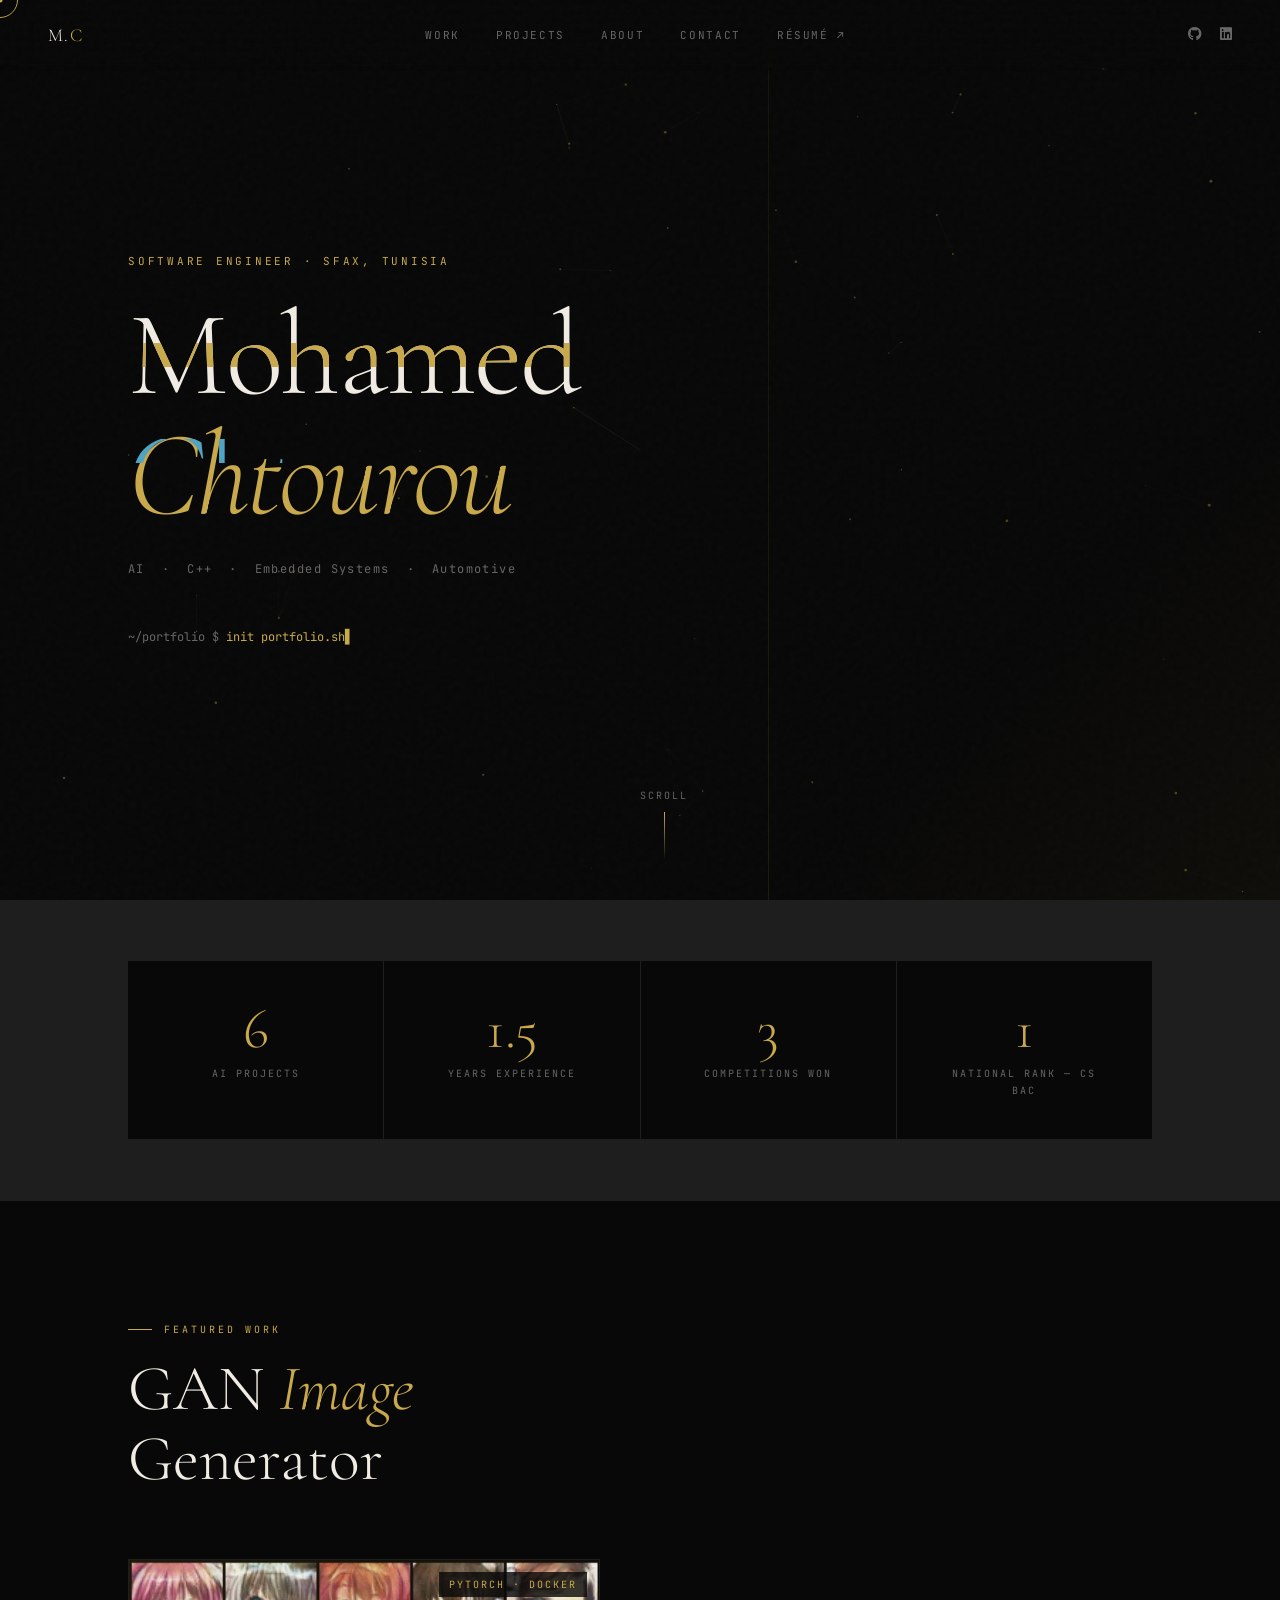
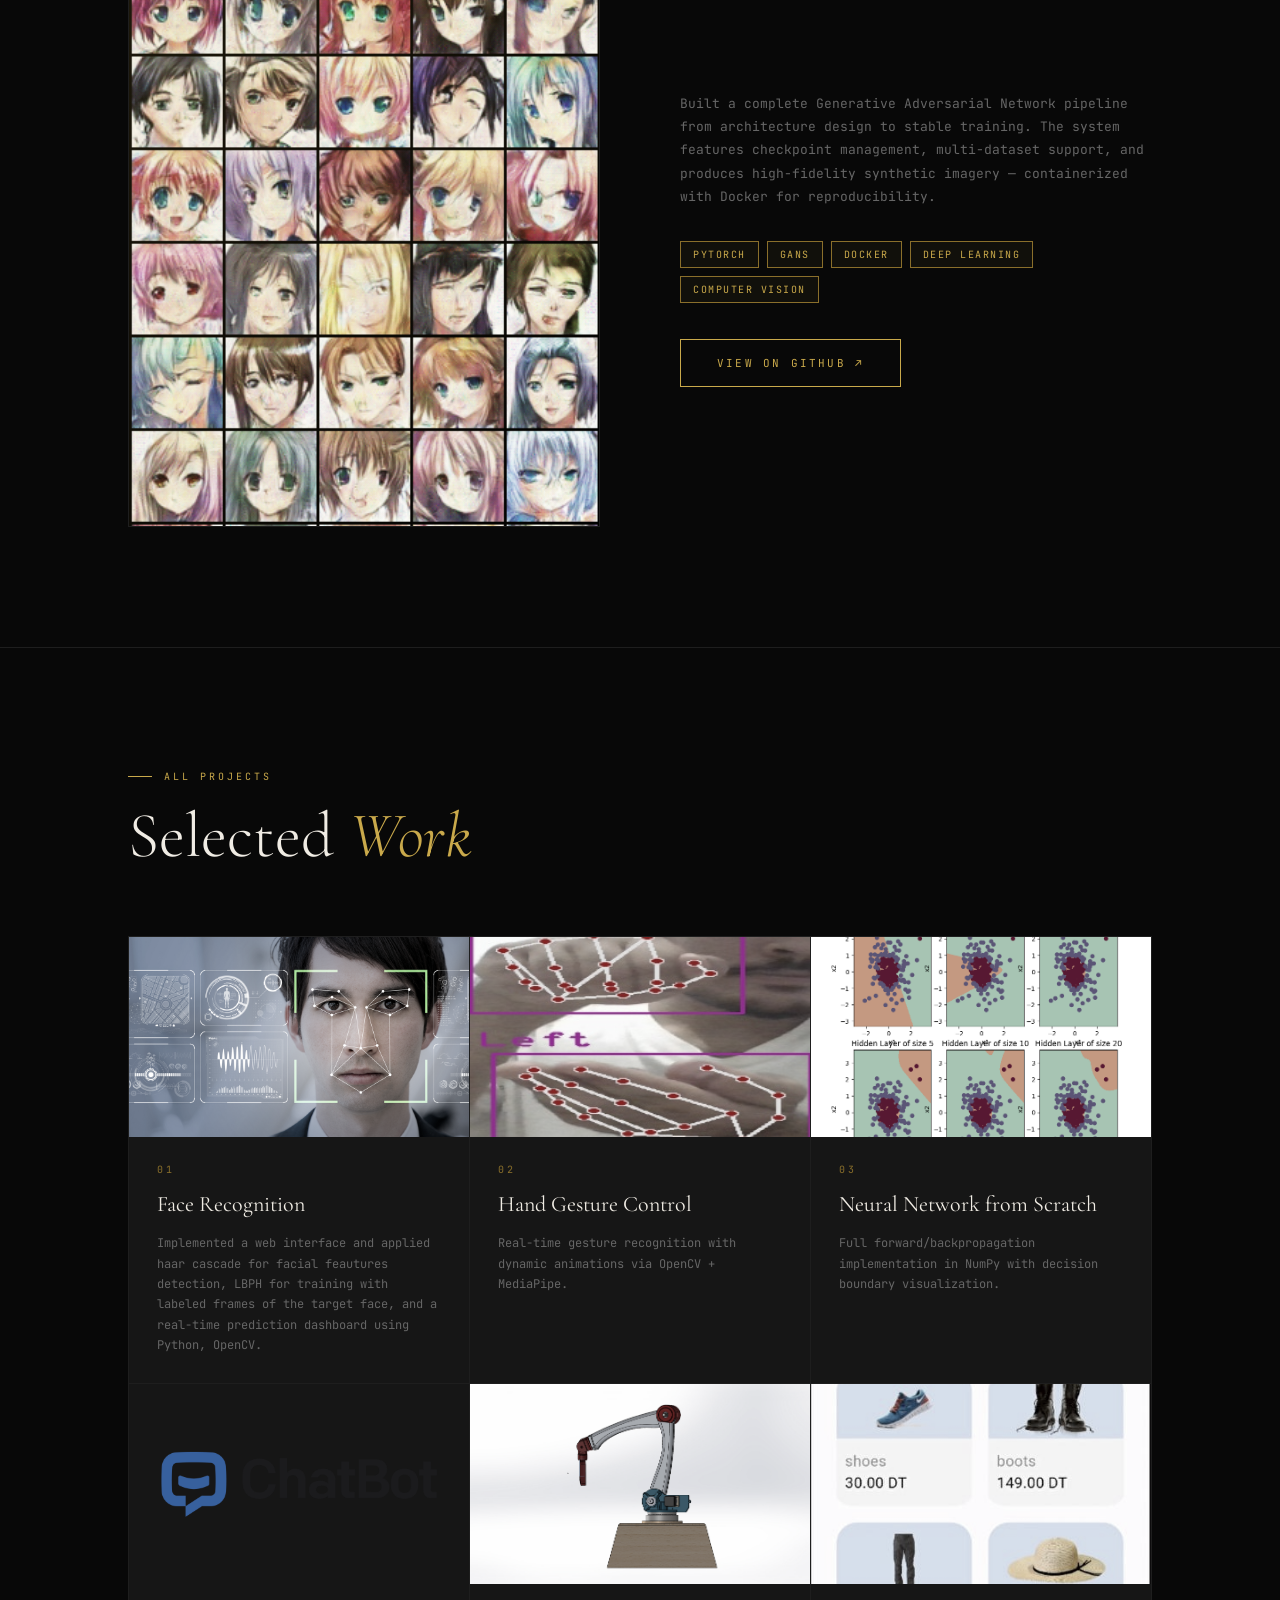
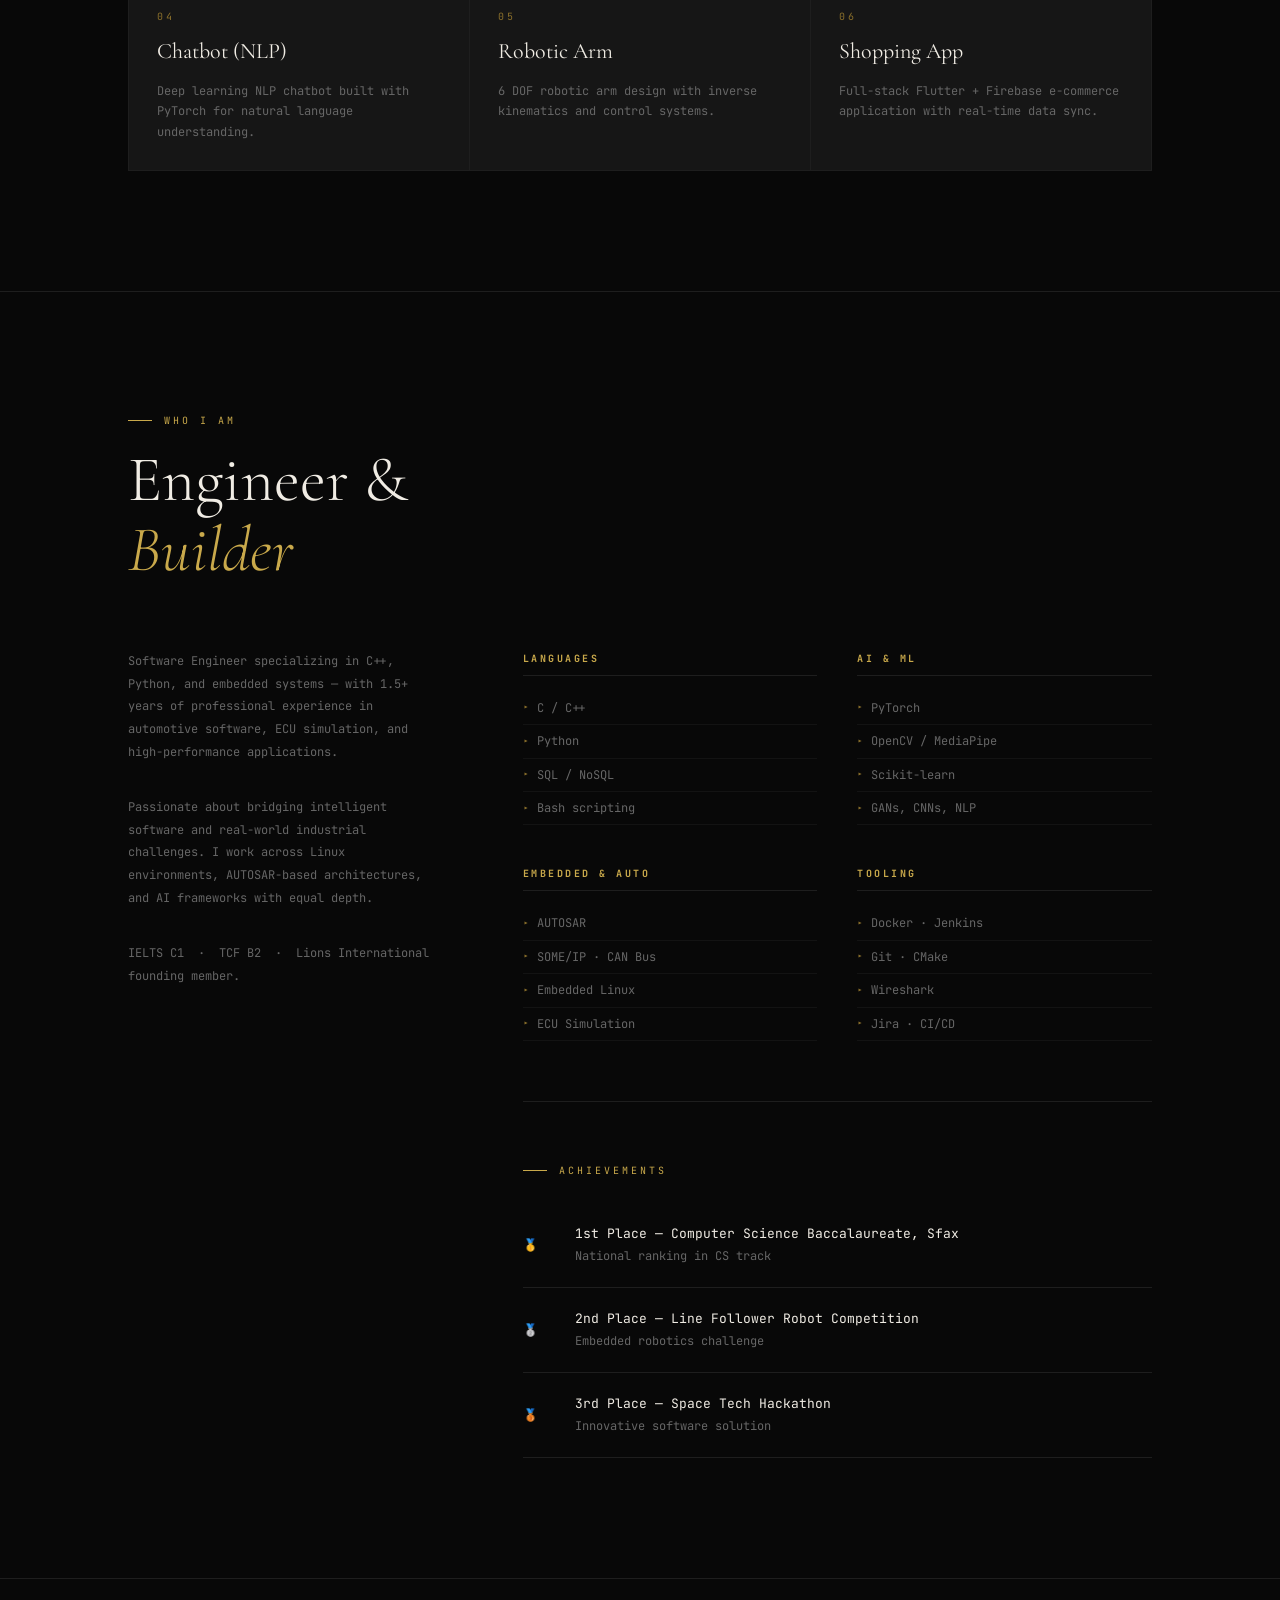
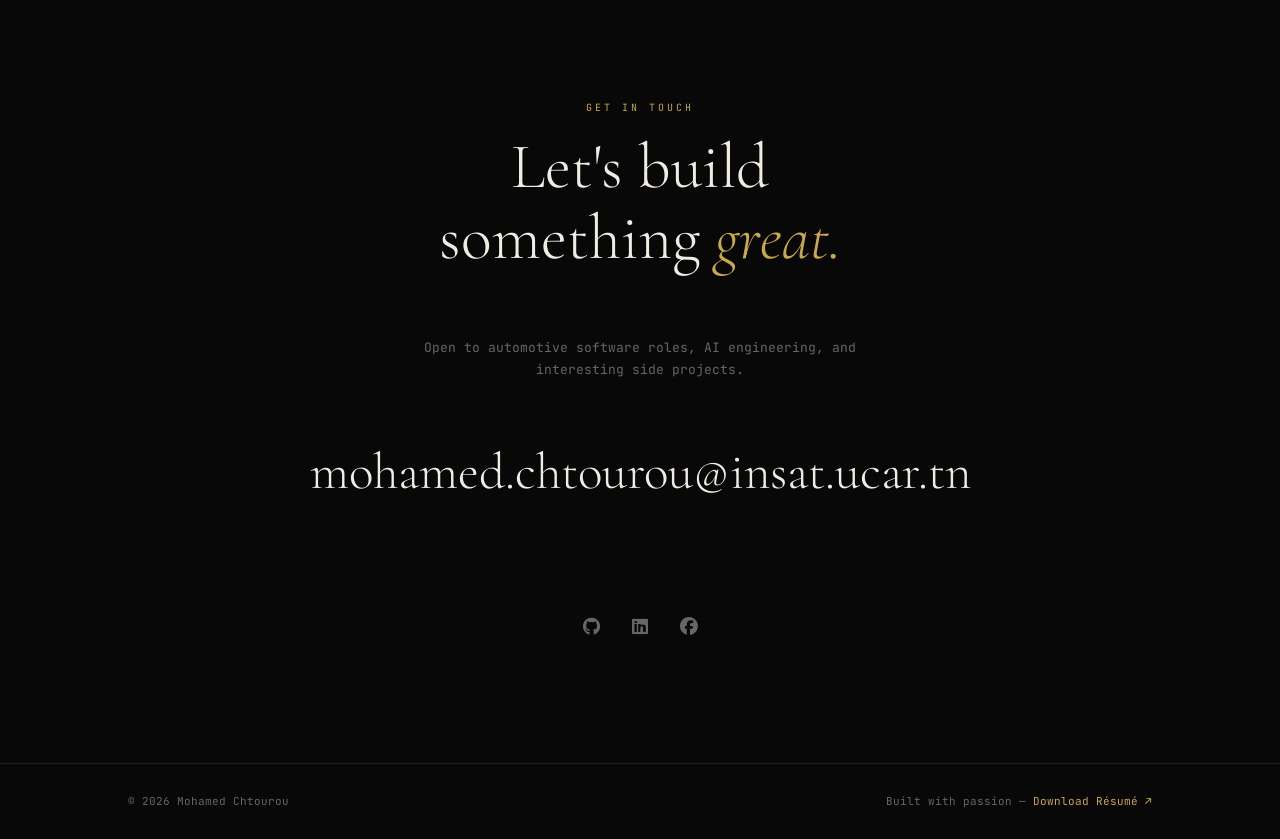
<file: index.html>
<!DOCTYPE HTML>
<html lang="en">

<head>
    <meta charset="utf-8" />
    <meta name="viewport" content="width=device-width, initial-scale=1" />
    <title>Mohamed Chtourou — Portfolio</title>

    <!-- Fonts -->
    <link rel="preconnect" href="https://fonts.googleapis.com">
    <link
        href="https://fonts.googleapis.com/css2?family=Cormorant+Garamond:ital,wght@0,300;0,400;0,600;1,300&family=JetBrains+Mono:wght@300;400;500&display=swap"
        rel="stylesheet">

    <!-- Icons -->
    <link rel="stylesheet" href="https://cdnjs.cloudflare.com/ajax/libs/font-awesome/6.5.0/css/all.min.css">

    <!-- CSS -->
    <link rel="stylesheet" href="styles.css">
</head>

<body>

    <!-- Cursor -->
    <div id="cursor-ring"></div>
    <div id="cursor-dot"></div>

    <!-- Scroll bar -->
    <div id="scroll-bar"></div>

    <!-- Particles -->
    <canvas id="particles"></canvas>

    <!-- NAV -->
    <nav>
        <a href="#hero" class="nav-logo">M.<span>C</span></a>
        <ul class="nav-links">
            <li><a href="#featured">Work</a></li>
            <li><a href="#projects">Projects</a></li>
            <li><a href="#about">About</a></li>
            <li><a href="#contact">Contact</a></li>
            <li><a href="images/Resume.pdf" target="_blank">Résumé ↗</a></li>
        </ul>
        <div class="nav-icons">
            <a href="https://github.com/medsnok7" target="_blank"><i class="fab fa-github"></i></a>
            <a href="https://www.linkedin.com/in/mohamed-chtourou-61a002242/" target="_blank"><i
                    class="fab fa-linkedin"></i></a>
        </div>
    </nav>

    <!-- HERO -->
    <section id="hero">
        <div class="hero-rule"></div>
        <div class="hero-tag">Software Engineer · Sfax, Tunisia</div>
        <h1 class="hero-name glitch" data-text="Mohamed Chtourou">
            Mohamed<br><em>Chtourou</em>
        </h1>
        <p class="hero-sub">AI &nbsp;·&nbsp; C++ &nbsp;·&nbsp; Embedded Systems &nbsp;·&nbsp; Automotive</p>
        <div class="hero-terminal">
            <span class="prompt">~/portfolio $ </span><span id="typed-text"></span>
        </div>
        <div class="hero-scroll">
            <span>scroll</span>
            <div class="scroll-line"></div>
        </div>
    </section>

    <!-- STATS STRIP -->
    <div id="stats">
        <div class="stat-item reveal">
            <span class="stat-num" data-target="6">0</span>
            <span class="stat-label">AI Projects</span>
        </div>
        <div class="stat-item reveal" style="transition-delay:0.1s">
            <span class="stat-num" data-target="1.5">0</span>
            <span class="stat-label">Years Experience</span>
        </div>
        <div class="stat-item reveal" style="transition-delay:0.2s">
            <span class="stat-num" data-target="3">0</span>
            <span class="stat-label">Competitions Won</span>
        </div>
        <div class="stat-item reveal" style="transition-delay:0.3s">
            <span class="stat-num" data-target="1">0</span>
            <span class="stat-label">National Rank — CS Bac</span>
        </div>
    </div>

    <!-- FEATURED -->
    <section id="featured">
        <div class="section-label">Featured Work</div>
        <h2 class="section-title reveal">GAN <em>Image</em><br>Generator</h2>
        <div class="featured-inner">
            <div class="featured-img reveal">
                <div class="featured-corner">PyTorch · Docker</div>
                <img src="images/generated_anime_faces.png" alt="GAN Generated Faces"
                    onerror="this.style.display='none';this.parentElement.style.background='#161616';this.parentElement.style.minHeight='320px'" />
            </div>
            <div class="featured-content reveal" style="transition-delay:0.15s">
                <p>Built a complete Generative Adversarial Network pipeline from architecture design to stable training.
                    The system features checkpoint management, multi-dataset support, and produces high-fidelity
                    synthetic imagery — containerized with Docker for reproducibility.</p>
                <div class="tag-list">
                    <span class="tag">PyTorch</span>
                    <span class="tag">GANs</span>
                    <span class="tag">Docker</span>
                    <span class="tag">Deep Learning</span>
                    <span class="tag">Computer Vision</span>
                </div>
                <div class="magnetic">
                    <a href="https://github.com/medsnok7/generative_model" target="_blank" class="btn"><span>View on
                            GitHub ↗</span></a>
                </div>
            </div>
        </div>
    </section>

    <!-- PROJECTS -->
    <section id="projects">
        <div class="section-label">All Projects</div>
        <h2 class="section-title reveal">Selected <em>Work</em></h2>
        <div class="projects-grid">

            <a href="https://github.com/medsnok7/face-recognition" target="_blank" class="project-card reveal">
                <div class="project-img">
                    <img src="images/pic01.jpg" alt="Face Recognition"
                        onerror="this.style.background='#1a1a1a';this.style.display='block'">
                </div>
                <div class="project-body">
                    <div class="project-num">01</div>
                    <h3>Face Recognition</h3>
                    <p>Implemented a web interface and applied haar cascade for facial feautures detection, LBPH for training with labeled frames of the target face, and a real-time prediction dashboard using Python, OpenCV.</p>
                </div>
                <span class="project-arrow"><i class="fas fa-arrow-up-right-from-square"></i></span>
            </a>

            <a href="https://github.com/medsnok7/hand_gesture" target="_blank" class="project-card reveal"
                style="transition-delay:0.1s">
                <div class="project-img">
                    <img src="images/image_1728341652.6717677.jpg" alt="Hand Gesture"
                        onerror="this.style.background='#1a1a1a'">
                </div>
                <div class="project-body">
                    <div class="project-num">02</div>
                    <h3>Hand Gesture Control</h3>
                    <p>Real-time gesture recognition with dynamic animations via OpenCV + MediaPipe.</p>
                </div>
                <span class="project-arrow"><i class="fas fa-arrow-up-right-from-square"></i></span>
            </a>

            <a href="https://github.com/medsnok7/custom_cluster_model" target="_blank" class="project-card reveal"
                style="transition-delay:0.2s">
                <div class="project-img">
                    <img src="images/cluster_model.png" alt="Neural Network" onerror="this.style.background='#1a1a1a'">
                </div>
                <div class="project-body">
                    <div class="project-num">03</div>
                    <h3>Neural Network from Scratch</h3>
                    <p>Full forward/backpropagation implementation in NumPy with decision boundary visualization.</p>
                </div>
                <span class="project-arrow"><i class="fas fa-arrow-up-right-from-square"></i></span>
            </a>

            <a href="https://github.com/medsnok7/Pytorch-NLP-" target="_blank" class="project-card reveal"
                style="transition-delay:0.05s">
                <div class="project-img">
                    <img src="images/pic02.jpg" alt="Chatbot" onerror="this.style.background='#1a1a1a'">
                </div>
                <div class="project-body">
                    <div class="project-num">04</div>
                    <h3>Chatbot (NLP)</h3>
                    <p>Deep learning NLP chatbot built with PyTorch for natural language understanding.</p>
                </div>
                <span class="project-arrow"><i class="fas fa-arrow-up-right-from-square"></i></span>
            </a>

            <a href="https://github.com/medsnok7/Robotic-Arm" target="_blank" class="project-card reveal"
                style="transition-delay:0.15s">
                <div class="project-img">
                    <img src="images/pic05.jpg" alt="Robotic Arm" onerror="this.style.background='#1a1a1a'">
                </div>
                <div class="project-body">
                    <div class="project-num">05</div>
                    <h3>Robotic Arm</h3>
                    <p>6 DOF robotic arm design with inverse kinematics and control systems.</p>
                </div>
                <span class="project-arrow"><i class="fas fa-arrow-up-right-from-square"></i></span>
            </a>

            <a href="https://github.com/medsnok7/mobileAppCon" target="_blank" class="project-card reveal"
                style="transition-delay:0.25s">
                <div class="project-img">
                    <img src="images/pic03.jpg" alt="Shopping App" onerror="this.style.background='#1a1a1a'">
                </div>
                <div class="project-body">
                    <div class="project-num">06</div>
                    <h3>Shopping App</h3>
                    <p>Full-stack Flutter + Firebase e-commerce application with real-time data sync.</p>
                </div>
                <span class="project-arrow"><i class="fas fa-arrow-up-right-from-square"></i></span>
            </a>

        </div>
    </section>

    <!-- ABOUT -->
    <section id="about">
        <div class="section-label">Who I Am</div>
        <h2 class="section-title reveal">Engineer &<br><em>Builder</em></h2>
        <div class="about-grid">
            <div class="about-left reveal">
                <p>Software Engineer specializing in C++, Python, and embedded systems — with 1.5+ years of professional
                    experience in automotive software, ECU simulation, and high-performance applications.</p>
                <p>Passionate about bridging intelligent software and real-world industrial challenges. I work across
                    Linux environments, AUTOSAR-based architectures, and AI frameworks with equal depth.</p>
                <p>IELTS C1 &nbsp;·&nbsp; TCF B2 &nbsp;·&nbsp; Lions International founding member.</p>
            </div>
            <div class="reveal" style="transition-delay:0.15s">
                <div class="skills-columns">
                    <div class="skill-group">
                        <h4>Languages</h4>
                        <div class="skill-item">C / C++</div>
                        <div class="skill-item">Python</div>
                        <div class="skill-item">SQL / NoSQL</div>
                        <div class="skill-item">Bash scripting</div>
                    </div>
                    <div class="skill-group">
                        <h4>AI & ML</h4>
                        <div class="skill-item">PyTorch</div>
                        <div class="skill-item">OpenCV / MediaPipe</div>
                        <div class="skill-item">Scikit-learn</div>
                        <div class="skill-item">GANs, CNNs, NLP</div>
                    </div>
                    <div class="skill-group">
                        <h4>Embedded & Auto</h4>
                        <div class="skill-item">AUTOSAR</div>
                        <div class="skill-item">SOME/IP · CAN Bus</div>
                        <div class="skill-item">Embedded Linux</div>
                        <div class="skill-item">ECU Simulation</div>
                    </div>
                    <div class="skill-group">
                        <h4>Tooling</h4>
                        <div class="skill-item">Docker · Jenkins</div>
                        <div class="skill-item">Git · CMake</div>
                        <div class="skill-item">Wireshark</div>
                        <div class="skill-item">Jira · CI/CD</div>
                    </div>
                </div>

                <div class="achievements">
                    <div class="section-label" style="margin-bottom:24px">Achievements</div>
                    <div class="achieve-row">
                        <span class="achieve-medal">🥇</span>
                        <div>
                            <strong>1st Place — Computer Science Baccalaureate, Sfax</strong><br>
                            <span>National ranking in CS track</span>
                        </div>
                    </div>
                    <div class="achieve-row">
                        <span class="achieve-medal">🥈</span>
                        <div>
                            <strong>2nd Place — Line Follower Robot Competition</strong><br>
                            <span>Embedded robotics challenge</span>
                        </div>
                    </div>
                    <div class="achieve-row">
                        <span class="achieve-medal">🥉</span>
                        <div>
                            <strong>3rd Place — Space Tech Hackathon</strong><br>
                            <span>Innovative software solution</span>
                        </div>
                    </div>
                </div>
            </div>
        </div>
    </section>

    <!-- CONTACT -->
    <section id="contact">
        <div class="section-label">Get In Touch</div>
        <h2 class="section-title reveal">Let's build<br>something <em>great.</em></h2>
        <p class="reveal" style="color:var(--muted);max-width:480px;margin:0 auto 32px;text-align:center">
            Open to automotive software roles, AI engineering, and interesting side projects.
        </p>
        <a href="mailto:mohamed.chtourou@insat.ucar.tn" class="contact-email reveal">
            mohamed.chtourou@insat.ucar.tn
        </a>
        <div class="contact-socials reveal">
            <a href="https://github.com/medsnok7" target="_blank"><i class="fab fa-github"></i></a>
            <a href="https://www.linkedin.com/in/mohamed-chtourou-61a002242/" target="_blank"><i
                    class="fab fa-linkedin"></i></a>
            <a href="https://www.facebook.com/mohamed.chtourou.69666/" target="_blank"><i
                    class="fab fa-facebook"></i></a>
        </div>
    </section>

    <!-- FOOTER -->
    <footer>
        <p>© 2026 Mohamed Chtourou</p>
        <p>Built with passion — <a href="images/Resume.pdf" target="_blank">Download Résumé ↗</a></p>
    </footer>
    <script src="script.js"></script>

</body>

</html>
</file>
<file: styles.css>
/* ─── RESET & VARIABLES ─────────────────────────────── */
*,
*::before,
*::after {
    margin: 0;
    padding: 0;
    box-sizing: border-box;
}

:root {
    --black: #080808;
    --deep: #0d0d0d;
    --surface: #111111;
    --card: #161616;
    --border: #1e1e1e;
    --gold: #c9a94b;
    --gold-lt: #e2c97e;
    --gold-dk: #8a6f2b;
    --white: #f0ece4;
    --muted: #666;
    --font-display: 'Cormorant Garamond', serif;
    --font-mono: 'JetBrains Mono', monospace;
}

html {
    scroll-behavior: smooth;
}

body {
    background: var(--black);
    color: var(--white);
    font-family: var(--font-mono);
    font-size: 13px;
    line-height: 1.7;
    cursor: none;
    overflow-x: hidden;
}

/* ─── CUSTOM CURSOR ─────────────────────────────────── */
#cursor-ring {
    position: fixed;
    top: 0;
    left: 0;
    width: 36px;
    height: 36px;
    border: 1px solid var(--gold);
    border-radius: 50%;
    pointer-events: none;
    z-index: 9999;
    transform: translate(-50%, -50%);
    transition: transform 0.08s ease, width 0.2s ease, height 0.2s ease, background 0.2s ease, border-color 0.2s ease;
    mix-blend-mode: difference;
}

#cursor-dot {
    position: fixed;
    top: 0;
    left: 0;
    width: 5px;
    height: 5px;
    background: var(--gold);
    border-radius: 50%;
    pointer-events: none;
    z-index: 10000;
    transform: translate(-50%, -50%);
    transition: transform 0.04s ease;
}

body.cursor-hover #cursor-ring {
    width: 64px;
    height: 64px;
    background: rgba(201, 169, 75, 0.08);
    border-color: var(--gold-lt);
}

/* ─── SCROLL PROGRESS ───────────────────────────────── */
#scroll-bar {
    position: fixed;
    top: 0;
    left: 0;
    height: 2px;
    width: 0%;
    background: linear-gradient(90deg, var(--gold-dk), var(--gold), var(--gold-lt));
    z-index: 9998;
    transition: width 0.1s linear;
}

/* ─── CANVAS PARTICLES ──────────────────────────────── */
#particles {
    position: fixed;
    top: 0;
    left: 0;
    width: 100%;
    height: 100%;
    z-index: 0;
    pointer-events: none;
}

/* ─── NAV ───────────────────────────────────────────── */
nav {
    position: fixed;
    top: 0;
    left: 0;
    right: 0;
    z-index: 900;
    display: flex;
    justify-content: space-between;
    align-items: center;
    padding: 20px 48px;
    background: linear-gradient(to bottom, rgba(8, 8, 8, 0.95), transparent);
    backdrop-filter: blur(6px);
}

.nav-logo {
    font-family: var(--font-display);
    font-size: 18px;
    font-weight: 300;
    letter-spacing: 0.08em;
    color: var(--white);
    text-decoration: none;
}

.nav-logo span {
    color: var(--gold);
}

.nav-links {
    display: flex;
    gap: 36px;
    list-style: none;
    align-items: center;
}

.nav-links a {
    color: var(--muted);
    text-decoration: none;
    font-size: 11px;
    letter-spacing: 0.15em;
    text-transform: uppercase;
    position: relative;
    transition: color 0.3s;
}

.nav-links a::after {
    content: '';
    position: absolute;
    bottom: -4px;
    left: 0;
    width: 0;
    height: 1px;
    background: var(--gold);
    transition: width 0.3s ease;
}

.nav-links a:hover {
    color: var(--gold);
}

.nav-links a:hover::after {
    width: 100%;
}

.nav-icons {
    display: flex;
    gap: 18px;
}

.nav-icons a {
    color: var(--muted);
    font-size: 14px;
    text-decoration: none;
    transition: color 0.3s, transform 0.3s;
}

.nav-icons a:hover {
    color: var(--gold);
    transform: translateY(-2px);
}

/* ─── HERO ──────────────────────────────────────────── */
#hero {
    position: relative;
    z-index: 1;
    height: 100vh;
    display: flex;
    flex-direction: column;
    justify-content: center;
    align-items: flex-start;
    padding: 0 10vw;
    overflow: hidden;
}

.hero-tag {
    font-size: 11px;
    letter-spacing: 0.25em;
    text-transform: uppercase;
    color: var(--gold);
    margin-bottom: 24px;
    opacity: 0;
    animation: fadeUp 0.8s 0.3s forwards;
}

.hero-name {
    font-family: var(--font-display);
    font-size: clamp(56px, 10vw, 120px);
    font-weight: 300;
    line-height: 1;
    letter-spacing: -0.02em;
    color: var(--white);
    opacity: 0;
    animation: fadeUp 0.8s 0.5s forwards;
}

.hero-name em {
    font-style: italic;
    color: var(--gold);
}

.hero-sub {
    margin-top: 24px;
    font-size: 12px;
    letter-spacing: 0.12em;
    color: var(--muted);
    opacity: 0;
    animation: fadeUp 0.8s 0.7s forwards;
}

/* terminal typing */
.hero-terminal {
    margin-top: 48px;
    font-size: 12px;
    color: var(--gold);
    opacity: 0;
    animation: fadeUp 0.8s 0.9s forwards;
}

.hero-terminal .prompt {
    color: var(--muted);
}

#typed-text::after {
    content: '▋';
    animation: blink 1s step-end infinite;
}

@keyframes blink {
    50% {
        opacity: 0;
    }
}

.hero-scroll {
    position: absolute;
    bottom: 40px;
    left: 50%;
    transform: translateX(-50%);
    display: flex;
    flex-direction: column;
    align-items: center;
    gap: 8px;
    opacity: 0;
    animation: fadeUp 0.8s 1.4s forwards;
}

.hero-scroll span {
    font-size: 10px;
    letter-spacing: 0.2em;
    text-transform: uppercase;
    color: var(--muted);
}

.scroll-line {
    width: 1px;
    height: 48px;
    background: linear-gradient(to bottom, var(--gold), transparent);
    animation: scrollPulse 2s ease-in-out infinite;
}

@keyframes scrollPulse {

    0%,
    100% {
        opacity: 0.3;
        transform: scaleY(1);
    }

    50% {
        opacity: 1;
        transform: scaleY(1.1);
    }
}

/* diagonal gold rule */
.hero-rule {
    position: absolute;
    right: 0;
    top: 0;
    width: 40vw;
    height: 100%;
    background: linear-gradient(135deg, transparent 60%, rgba(201, 169, 75, 0.04) 100%);
    border-left: 1px solid rgba(201, 169, 75, 0.08);
    pointer-events: none;
}

/* ─── SECTION COMMON ────────────────────────────────── */
section {
    position: relative;
    z-index: 1;
    padding: 120px 10vw;
}

.section-label {
    font-size: 10px;
    letter-spacing: 0.3em;
    text-transform: uppercase;
    color: var(--gold);
    margin-bottom: 16px;
    display: flex;
    align-items: center;
    gap: 12px;
}

.section-label::before {
    content: '';
    display: inline-block;
    width: 24px;
    height: 1px;
    background: var(--gold);
}

.section-title {
    font-family: var(--font-display);
    font-size: clamp(36px, 5vw, 64px);
    font-weight: 300;
    line-height: 1.1;
    color: var(--white);
    margin-bottom: 64px;
}

.section-title em {
    font-style: italic;
    color: var(--gold);
}

/* ─── FEATURED PROJECT ──────────────────────────────── */
#featured {
    border-top: 1px solid var(--border);
}

.featured-inner {
    display: grid;
    grid-template-columns: 1fr 1fr;
    gap: 80px;
    align-items: center;
}

.featured-img {
    position: relative;
    overflow: hidden;
    border: 1px solid var(--border);
}

.featured-img::before {
    content: '';
    position: absolute;
    inset: 0;
    background: linear-gradient(135deg, rgba(201, 169, 75, 0.15), transparent);
    z-index: 1;
    pointer-events: none;
}

.featured-img img {
    width: 100%;
    display: block;
    transition: transform 0.8s ease;
    filter: grayscale(30%);
}

.featured-img:hover img {
    transform: scale(1.04);
    filter: grayscale(0%);
}

.featured-corner {
    position: absolute;
    top: 12px;
    right: 12px;
    font-size: 10px;
    letter-spacing: 0.2em;
    text-transform: uppercase;
    color: var(--gold);
    z-index: 2;
    background: rgba(8, 8, 8, 0.8);
    padding: 4px 10px;
}

.featured-content h2 {
    font-family: var(--font-display);
    font-size: clamp(28px, 4vw, 48px);
    font-weight: 300;
    line-height: 1.2;
    margin-bottom: 20px;
}

.featured-content p {
    color: var(--muted);
    font-size: 13px;
    line-height: 1.8;
    margin-bottom: 32px;
}

.tag-list {
    display: flex;
    flex-wrap: wrap;
    gap: 8px;
    margin-bottom: 36px;
}

.tag {
    font-size: 10px;
    letter-spacing: 0.15em;
    text-transform: uppercase;
    color: var(--gold);
    border: 1px solid var(--gold-dk);
    padding: 4px 12px;
    background: rgba(201, 169, 75, 0.05);
}

.btn {
    display: inline-block;
    padding: 14px 36px;
    font-size: 11px;
    letter-spacing: 0.2em;
    text-transform: uppercase;
    text-decoration: none;
    border: 1px solid var(--gold);
    color: var(--gold);
    background: transparent;
    transition: background 0.3s, color 0.3s;
    position: relative;
    overflow: hidden;
}

.btn::before {
    content: '';
    position: absolute;
    inset: 0;
    background: var(--gold);
    transform: translateX(-101%);
    transition: transform 0.3s ease;
    z-index: 0;
}

.btn:hover::before {
    transform: translateX(0);
}

.btn:hover {
    color: var(--black);
}

.btn span {
    position: relative;
    z-index: 1;
}

/* ─── PROJECTS GRID ─────────────────────────────────── */
#projects {
    border-top: 1px solid var(--border);
}

.projects-grid {
    display: grid;
    grid-template-columns: repeat(3, 1fr);
    gap: 1px;
    background: var(--border);
    border: 1px solid var(--border);
}

.project-card {
    background: var(--card);
    padding: 0;
    position: relative;
    overflow: hidden;
    text-decoration: none;
    color: inherit;
    display: block;
    transition: background 0.3s;
}

.project-card:hover {
    background: var(--surface);
}

.project-img {
    width: 100%;
    height: 200px;
    overflow: hidden;
    position: relative;
}

.project-img img {
    width: 100%;
    height: 100%;
    object-fit: cover;
    filter: grayscale(60%);
    transition: transform 0.6s ease, filter 0.4s ease;
}

.project-card:hover .project-img img {
    transform: scale(1.08);
    filter: grayscale(0%);
}

/* gold line reveal on hover */
.project-img::after {
    content: '';
    position: absolute;
    bottom: 0;
    left: 0;
    width: 0%;
    height: 2px;
    background: var(--gold);
    transition: width 0.5s ease;
}

.project-card:hover .project-img::after {
    width: 100%;
}

.project-body {
    padding: 24px 28px 28px;
}

.project-num {
    font-size: 10px;
    letter-spacing: 0.3em;
    color: var(--gold-dk);
    margin-bottom: 8px;
}

.project-body h3 {
    font-family: var(--font-display);
    font-size: 22px;
    font-weight: 400;
    margin-bottom: 10px;
    transition: color 0.3s;
}

.project-card:hover .project-body h3 {
    color: var(--gold);
}

.project-body p {
    color: var(--muted);
    font-size: 12px;
    line-height: 1.7;
}

.project-arrow {
    position: absolute;
    bottom: 20px;
    right: 24px;
    color: var(--gold);
    opacity: 0;
    transform: translate(-8px, 4px);
    transition: opacity 0.3s, transform 0.3s;
    font-size: 14px;
}

.project-card:hover .project-arrow {
    opacity: 1;
    transform: translate(0, 0);
}

/* ─── ABOUT ─────────────────────────────────────────── */
#about {
    border-top: 1px solid var(--border);
}

.about-grid {
    display: grid;
    grid-template-columns: 1fr 2fr;
    gap: 80px;
    align-items: start;
}

.about-left {
    position: sticky;
    top: 120px;
}

.about-left p {
    color: var(--muted);
    font-size: 12px;
    line-height: 1.9;
    margin-bottom: 32px;
}

.skills-columns {
    display: grid;
    grid-template-columns: 1fr 1fr;
    gap: 40px;
}

.skill-group h4 {
    font-size: 10px;
    letter-spacing: 0.25em;
    text-transform: uppercase;
    color: var(--gold);
    margin-bottom: 16px;
    padding-bottom: 8px;
    border-bottom: 1px solid var(--border);
}

.skill-item {
    font-size: 12px;
    color: var(--muted);
    padding: 6px 0;
    border-bottom: 1px solid rgba(30, 30, 30, 0.5);
    transition: color 0.2s;
    display: flex;
    align-items: center;
    gap: 8px;
}

.skill-item::before {
    content: '▸';
    color: var(--gold-dk);
    font-size: 10px;
}

.skill-item:hover {
    color: var(--white);
}

/* achievements */
.achievements {
    margin-top: 60px;
    padding-top: 60px;
    border-top: 1px solid var(--border);
}

.achieve-row {
    display: flex;
    align-items: center;
    gap: 20px;
    padding: 20px 0;
    border-bottom: 1px solid var(--border);
}

.achieve-medal {
    font-size: 20px;
    min-width: 32px;
}

.achieve-row span {
    font-size: 12px;
    color: var(--muted);
}

.achieve-row strong {
    color: var(--white);
    font-weight: 400;
    font-size: 13px;
}

/* ─── STATS STRIP ───────────────────────────────────── */
#stats {
    border-top: 1px solid var(--border);
    border-bottom: 1px solid var(--border);
    padding: 60px 10vw;
    display: grid;
    grid-template-columns: repeat(4, 1fr);
    gap: 1px;
    background: var(--border);
}

.stat-item {
    background: var(--black);
    padding: 40px;
    text-align: center;
}

.stat-num {
    font-family: var(--font-display);
    font-size: 56px;
    font-weight: 300;
    color: var(--gold);
    line-height: 1;
    display: block;
}

.stat-label {
    font-size: 10px;
    letter-spacing: 0.2em;
    text-transform: uppercase;
    color: var(--muted);
    margin-top: 8px;
    display: block;
}

/* ─── CONTACT ───────────────────────────────────────── */
#contact {
    border-top: 1px solid var(--border);
    text-align: center;
}

#contact .section-label {
    justify-content: center;
}

#contact .section-label::before {
    display: none;
}

.contact-email {
    font-family: var(--font-display);
    font-size: clamp(24px, 4vw, 52px);
    font-weight: 300;
    color: var(--white);
    text-decoration: none;
    display: inline-block;
    margin: 16px 0 48px;
    position: relative;
    transition: color 0.3s;
}

.contact-email::after {
    content: '';
    position: absolute;
    bottom: -4px;
    left: 0;
    width: 100%;
    height: 1px;
    background: var(--gold);
    transform: scaleX(0);
    transition: transform 0.4s ease;
    transform-origin: left;
}

.contact-email:hover {
    color: var(--gold);
}

.contact-email:hover::after {
    transform: scaleX(1);
}

.contact-socials {
    display: flex;
    justify-content: center;
    gap: 32px;
    margin-top: 48px;
}

.contact-socials a {
    color: var(--muted);
    font-size: 18px;
    text-decoration: none;
    transition: color 0.3s, transform 0.3s;
}

.contact-socials a:hover {
    color: var(--gold);
    transform: translateY(-4px);
}

/* ─── FOOTER ────────────────────────────────────────── */
footer {
    position: relative;
    z-index: 1;
    border-top: 1px solid var(--border);
    padding: 28px 10vw;
    display: flex;
    justify-content: space-between;
    align-items: center;
}

footer p {
    font-size: 11px;
    color: var(--muted);
}

footer a {
    color: var(--gold);
    text-decoration: none;
}

/* ─── ANIMATIONS ────────────────────────────────────── */
@keyframes fadeUp {
    from {
        opacity: 0;
        transform: translateY(30px);
    }

    to {
        opacity: 1;
        transform: translateY(0);
    }
}

.reveal {
    opacity: 0;
    transform: translateY(40px);
    transition: opacity 0.7s ease, transform 0.7s ease;
}

.reveal.visible {
    opacity: 1;
    transform: translateY(0);
}

/* ─── RESPONSIVE ────────────────────────────────────── */
@media (max-width: 900px) {
    nav {
        padding: 16px 24px;
    }

    section {
        padding: 80px 6vw;
    }

    .featured-inner {
        grid-template-columns: 1fr;
        gap: 40px;
    }

    .projects-grid {
        grid-template-columns: 1fr 1fr;
    }

    .about-grid {
        grid-template-columns: 1fr;
    }

    .about-left {
        position: static;
    }

    #stats {
        grid-template-columns: 1fr 1fr;
    }

    .skills-columns {
        grid-template-columns: 1fr;
    }
}

@media (max-width: 600px) {
    .projects-grid {
        grid-template-columns: 1fr;
    }

    #stats {
        grid-template-columns: 1fr 1fr;
    }

    .nav-links {
        gap: 16px;
    }
}

/* ─── GLITCH EFFECT ─────────────────────────────────── */
.glitch {
    position: relative;
}

.glitch::before,
.glitch::after {
    content: attr(data-text);
    position: absolute;
    top: 0;
    left: 0;
    width: 100%;
    height: 100%;
    font-family: var(--font-display);
    font-size: inherit;
    font-weight: inherit;
    color: var(--white);
}

.glitch::before {
    color: var(--gold);
    animation: glitch1 3s infinite linear;
    clip-path: polygon(0 20%, 100% 20%, 100% 30%, 0 30%);
}

.glitch::after {
    color: #4fa3c2;
    animation: glitch2 4s infinite linear;
    clip-path: polygon(0 60%, 100% 60%, 100% 70%, 0 70%);
}

@keyframes glitch1 {

    0%,
    95% {
        transform: translate(0);
    }

    96% {
        transform: translate(-3px, 1px);
    }

    97% {
        transform: translate(3px, -1px);
    }

    98% {
        transform: translate(0);
    }
}

@keyframes glitch2 {

    0%,
    96% {
        transform: translate(0);
    }

    97% {
        transform: translate(4px, 0);
    }

    98% {
        transform: translate(-2px, 0);
    }

    99% {
        transform: translate(0);
    }
}

/* ─── NOISE OVERLAY ─────────────────────────────────── */
body::after {
    content: '';
    position: fixed;
    inset: 0;
    background-image: url("data:image/svg+xml,%3Csvg viewBox='0 0 200 200' xmlns='http://www.w3.org/2000/svg'%3E%3Cfilter id='n'%3E%3CfeTurbulence type='fractalNoise' baseFrequency='0.75' numOctaves='4' stitchTiles='stitch'/%3E%3C/filter%3E%3Crect width='100%25' height='100%25' filter='url(%23n)'/%3E%3C/svg%3E");
    opacity: 0.022;
    pointer-events: none;
    z-index: 9997;
}

/* ─── MAGNETIC BUTTON ───────────────────────────────── */
.magnetic {
    display: inline-block;
}
</file>
